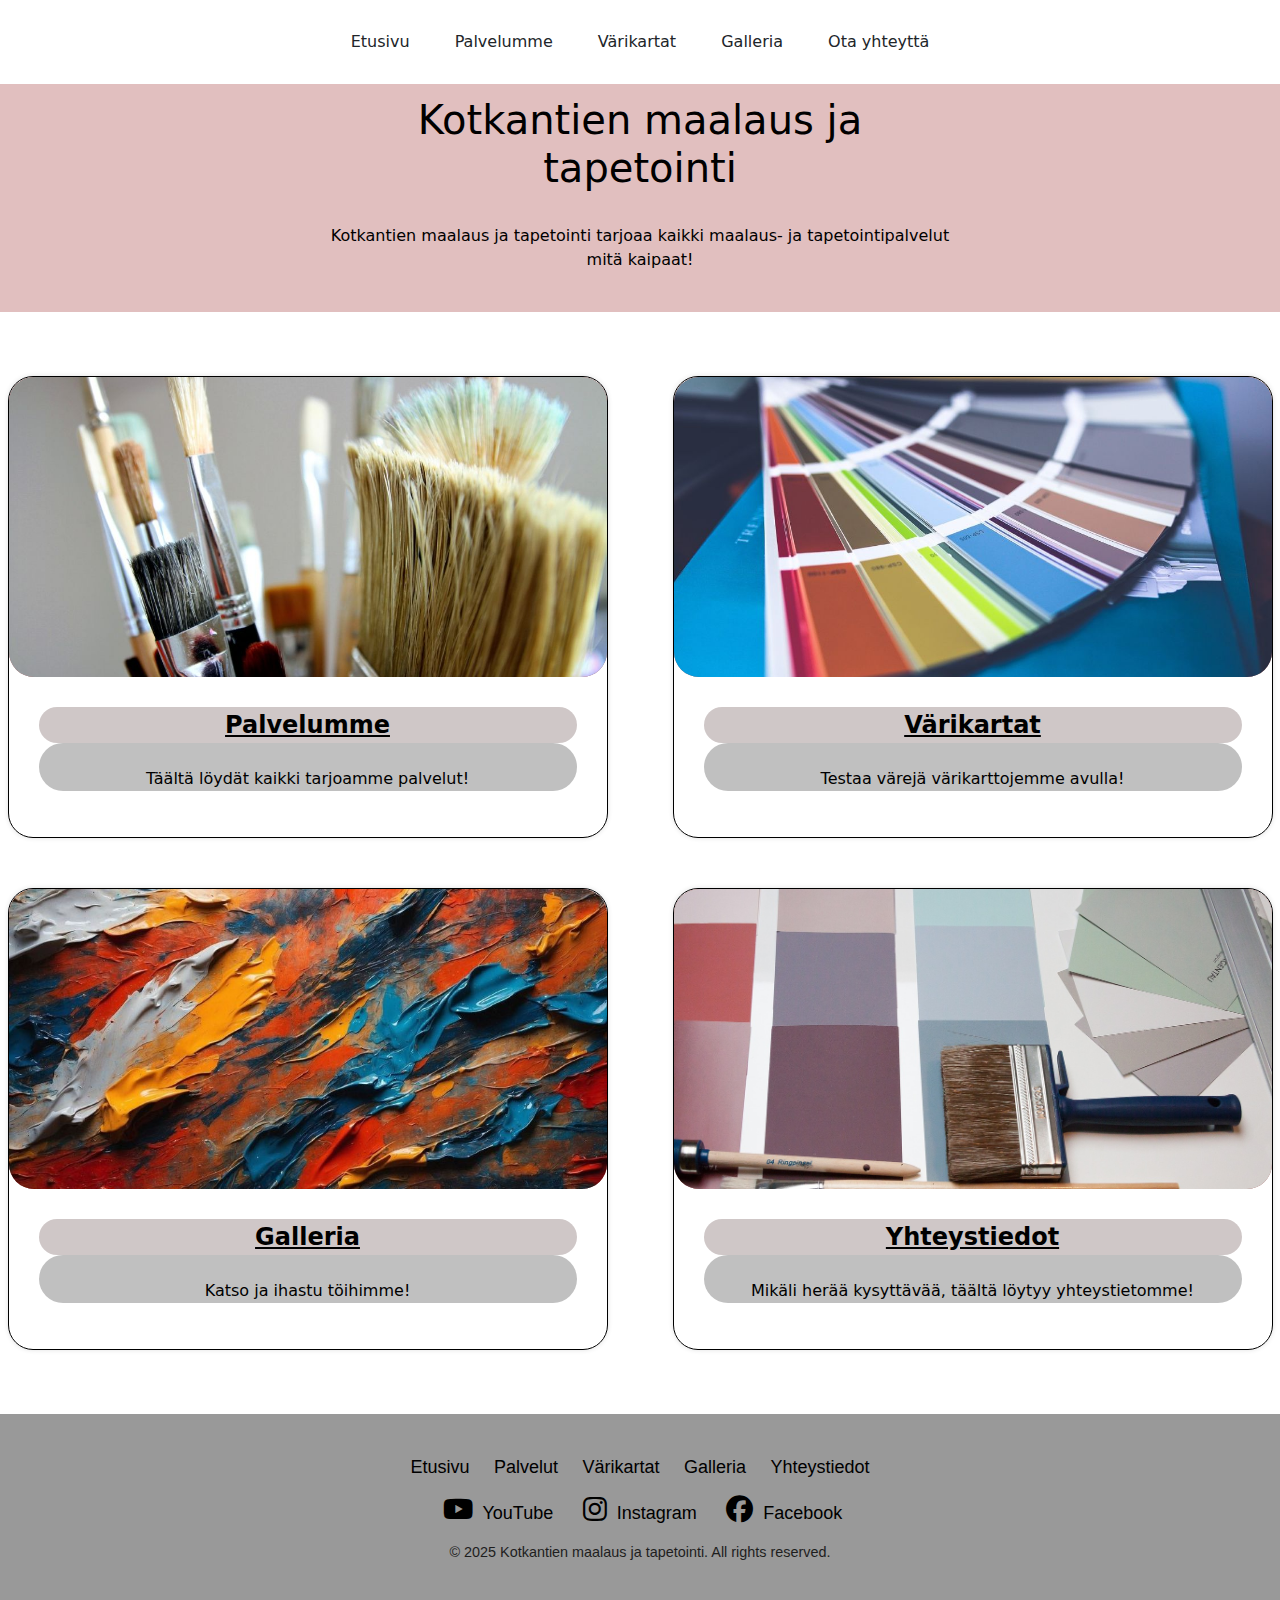
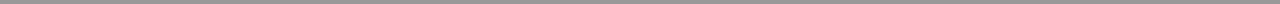
<file: index.html>
<!DOCTYPE html>
<html lang="en">

<head>
    <meta charset="UTF-8">
    <meta name="viewport" content="width=device-width, initial-scale=1.0, maximum-scale=1.0, user-scalable=no">
    <meta name="author" content="Kotkantien maalaus ja tapetointi">
    <meta name="description" content="Kotkantien maalaus ja tapetointi">
    <link rel="stylesheet" href="CSS/style2.css">
    <link rel="stylesheet" href="CSS/responsive.css">
    <title>Kotkantien maalaus ja tapetointi</title>
    <link href="https://cdn.jsdelivr.net/npm/bootstrap@5.3.3/dist/css/bootstrap.min.css" rel="stylesheet"> <!-- Bootstrapin CSS -->
    <script src="https://cdn.jsdelivr.net/npm/bootstrap@5.3.3/dist/js/bootstrap.bundle.min.js"></script> <!-- Bootstrapin JS -->
    <link rel="stylesheet" href="https://cdnjs.cloudflare.com/ajax/libs/font-awesome/6.5.1/css/all.min.css"> <!-- Font Awesome ikoneita varten -->
</head>

<body>          
    <header>
        <nav> <!-- Tässä on navigointipalkki, joka on samanlainen jokaisella sivulla -->
            <nav class="my-navbar">
            <ul class="nav_links">               
                <li><a href="index.html">Etusivu</a></li>
                <li><a href="palvelut.html">Palvelumme</a></li>
                <li><a href="kartat.html">Värikartat</a></li>
                <li><a href="galleria.html">Galleria</a></li>
                <li><a href="yhteys.html">Ota yhteyttä</a></li>
            </ul>
        </nav>
        
    </header>
        
    <div class="main-content">
        
        <div class="half-header"> <!--Tässä on half-headeri, joka on samanlainen jokaisella sivulla-->
            <br><br><br><br>
            <h1 class="half-header-text">Kotkantien maalaus ja tapetointi</h1>
            <br>
            <p class="half-header-text">Kotkantien maalaus ja tapetointi tarjoaa kaikki maalaus- ja tapetointipalvelut mitä kaipaat!</p>
            <br>
        </div>
        

        <!-- Tästä alkaa artikkelit -->
        <div class="artikkeli-grid">


            <div class="artikkeli-box"> <!--Ensimmäinen laatikko-->
                <div class="artikkeli-img">
                    <a href="palvelut.html">
                    <img src="kuvat/brush-2725695_1280.jpg" alt="pensselit">
                    </a>
                </div>
                <div class="artikkeli-text">
                    <a href="palvelut.html" class="artikkeli-title">Palvelumme</a>
                    <p><br>Täältä löydät kaikki tarjoamme palvelut!</p>
                    
                </div>
            </div>

            <div class="artikkeli-box"> <!--Toinen laatikko-->
                <div class="artikkeli-img">
                    <a href="kartat.html">
                    <img src="kuvat/color-791622_1280.jpg" alt="pensselit">
                    </a>
                </div>
                <div class="artikkeli-text">
                    <a href="kartat.html" class="artikkeli-title">Värikartat</a>
                    <p><br>Testaa värejä värikarttojemme avulla!</p>
                    
                </div>
            </div>

            <div class="artikkeli-box"> <!--Kolmas laatikko-->
                <div class="artikkeli-img">
                    <a href="galleria.html">
                    <img src="kuvat/paint-8852741_1280.jpg" alt="telat">
                    </a>
                </div>
                <div class="artikkeli-text">
                    <a href="galleria.html" class="artikkeli-title">Galleria</a>
                    <p><br>Katso ja ihastu töihimme!</p>
                    
                </div>
            </div>

            <div class="artikkeli-box"> <!--Neljäs laatikko-->
                <div class="artikkeli-img">
                    <a href="yhteys.html">
                    <img src="kuvat/color-samples-1984230_1280.jpg" alt="telat">
                    </a>
                </div>
                <div class="artikkeli-text">
                    <a href="yhteys.html" class="artikkeli-title">Yhteystiedot</a>
                    <p><br>Mikäli herää kysyttävää, täältä löytyy yhteystietomme!</p>
                </div>
            </div>

        </div>

    </div>


    <footer class="footer">
      <div class="wave"></div>
      <div class="footer-content">
        <div class="footer-section footer-links">
          <a href="index.html">Etusivu</a>
          <a href="palvelut.html">Palvelut</a>
          <a href="kartat.html">Värikartat</a>
          <a href="galleria.html">Galleria</a>
          <a href="yhteys.html">Yhteystiedot</a>
        </div>
        <div class="footer-section footer-socials">
          <a href="https://www.youtube.com/" target="_blank"><i class="fab fa-youtube"></i> YouTube</a>
          <a href="https://www.instagram.com/" target="_blank"><i class="fab fa-instagram"></i> Instagram</a>
          <a href="https://www.facebook.com/" target="_blank"><i class="fab fa-facebook"></i> Facebook</a>
        </div>
        <div class="footer-copy">
          © 2025 Kotkantien maalaus ja tapetointi. All rights reserved.
        </div>
      </div>
    </footer>
    <script src="JS/mobile-nav.js"></script>
</body>

</html>
</file>
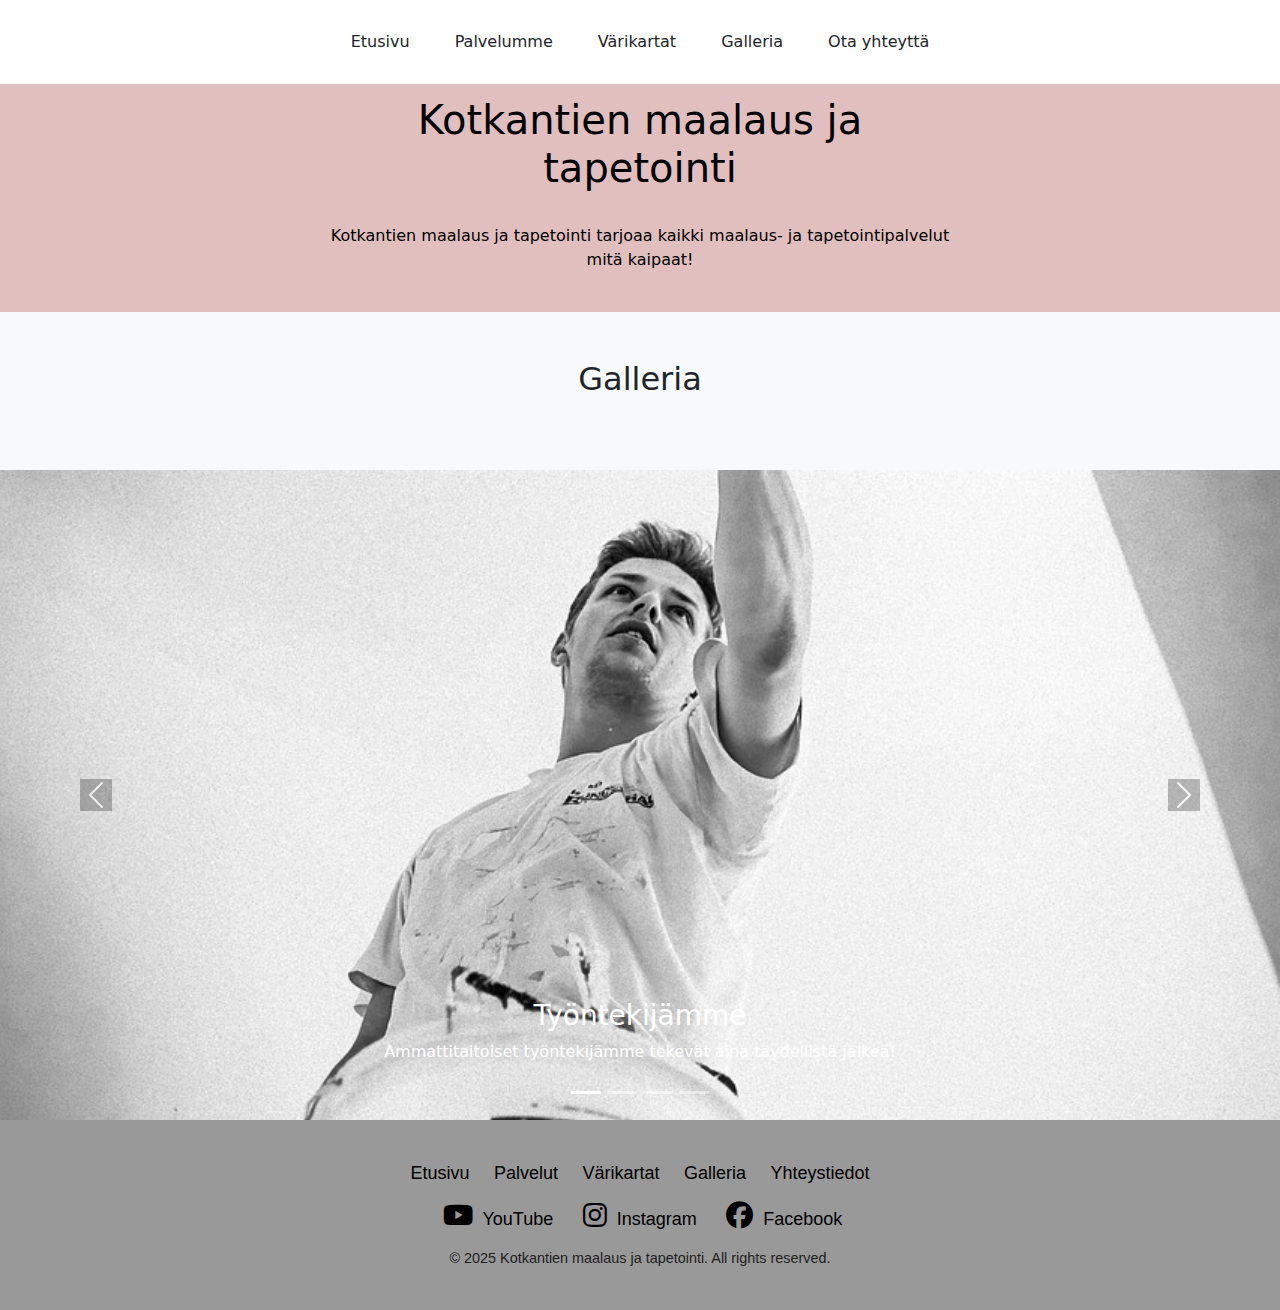
<file: galleria.html>
<!DOCTYPE html>
<html lang="en">

<head>
    <meta charset="UTF-8">
    <meta name="viewport" content="width=device-width, initial-scale=1.0, maximum-scale=1.0, user-scalable=no">
    <meta name="author" content="Kotkantien maalaus ja tapetointi">
    <meta name="description" content="Kotkantien maalaus ja tapetointi">
    <link rel="stylesheet" href="CSS/style2.css">
    <link rel="stylesheet" href="CSS/responsive.css">
    <title>Kotkantien maalaus ja tapetointi</title>
    <link href="https://cdn.jsdelivr.net/npm/bootstrap@5.3.3/dist/css/bootstrap.min.css" rel="stylesheet">
    <script src="https://cdn.jsdelivr.net/npm/bootstrap@5.3.3/dist/js/bootstrap.bundle.min.js"></script>
    <link rel="stylesheet" href="https://cdnjs.cloudflare.com/ajax/libs/font-awesome/6.5.1/css/all.min.css"> <!-- Font Awesome ikoneita varten -->

</head>

<body>
    <header>
        <nav> <!-- Tässä on navigointipalkki, joka on samanlainen jokaisella sivulla -->
            <nav class="my-navbar">
            <ul class="nav_links">               
                <li><a href="index.html">Etusivu</a></li>
                <li><a href="palvelut.html">Palvelumme</a></li>
                <li><a href="kartat.html">Värikartat</a></li>
                <li><a href="galleria.html">Galleria</a></li>
                <li><a href="yhteys.html">Ota yhteyttä</a></li>
            </ul>
        </nav>
       
    </header>
        

    <div class="main-content">
        
        <div class="half-header"> <!--Tässä on half-headeri, joka on samanlainen jokaisella sivulla-->
            <br><br><br><br>
            <h1 class="half-header-text">Kotkantien maalaus ja tapetointi</h1>
            <br>
            <p class="half-header-text">Kotkantien maalaus ja tapetointi tarjoaa kaikki maalaus- ja tapetointipalvelut mitä kaipaat!</p>
            <br>
        </div>

        <section class="bg-light py-5">
          <div class="container">
            <h2 class="text-center mb-5">Galleria</h2>
            <div class="row g-4">
            </div>
          </div>
        </section>

        <div id="demo" class="carousel slide carousel-fade" data-bs-ride="carousel">
            <!-- Indikaattorit/dotit -->
            <div class="carousel-indicators">
              <button type="button" data-bs-target="#demo" data-bs-slide-to="0" class="active"></button>
              <button type="button" data-bs-target="#demo" data-bs-slide-to="1"></button>
              <button type="button" data-bs-target="#demo" data-bs-slide-to="2"></button>
              <button type="button" data-bs-target="#demo" data-bs-slide-to="3"></button>
              <!-- Tänne uusia painikkeita jokaiselle lisäkuvalle -->
            </div>
            
            <!-- Karuselli -->
            <div class="carousel-inner">
              <div class="carousel-item active">
                <img src="kuvat/man-7469738_1280.jpg" alt="Mies" class="d-block w-100">
                <div class="carousel-caption">
                    <h3>Työntekijämme</h3>
                    <p>Ammattitaitoiset työntekijämme tekevät aina täydellistä jälkeä!</p>
                </div>
              </div>
              <div class="carousel-item">
                <img src="kuvat/paint-1303168_1280.jpg" alt="Pensseli" class="d-block w-100">
                <div class="carousel-caption">
                    <h3>Materiaalit</h3>
                    <p>Valikoimastamme löydät pelit ja vermeet joka lähtöön!</p>
                </div>
              </div>
              <div class="carousel-item">
                <img src="kuvat/renovate-3293498_1280.jpg" alt="Remppa" class="d-block w-100">
                <div class="carousel-caption">
                    <h3>Työntekijämme</h3>
                    <p>Ammattitaitoiset työntekijämme tekevät aina täydellistä jälkeä!</p>
                </div>
              </div>
              <div class="carousel-item">
                <img src="kuvat/pexels-pixabay-159045.jpg" alt="Värit" class="d-block w-100">
                <div class="carousel-caption">
                    <h3>Materiaalit</h3>
                    <p>Valikoimastamme löydät pelit ja vermeet joka lähtöön!</p>
                </div>
              </div>
              <!-- Tähän voi lisätä tänne lisää kuvia -->
            </div>
            
            <!-- Kontrollit/ikonit -->
            <button class="carousel-control-prev" type="button" data-bs-target="#demo" data-bs-slide="prev">
              <span class="carousel-control-prev-icon"></span>
            </button>
            <button class="carousel-control-next" type="button" data-bs-target="#demo" data-bs-slide="next">
              <span class="carousel-control-next-icon"></span>
            </button>
          </div>
    
          <footer class="footer">
            <div class="wave"></div>
            <div class="footer-content">
              <div class="footer-section footer-links">
                <a href="index.html">Etusivu</a>
                <a href="palvelut.html">Palvelut</a>
                <a href="kartat.html">Värikartat</a>
                <a href="galleria.html">Galleria</a>
                <a href="yhteys.html">Yhteystiedot</a>
              </div>
              <div class="footer-section footer-socials">
                <a href="https://www.youtube.com/" target="_blank"><i class="fab fa-youtube"></i> YouTube</a>
                <a href="https://www.instagram.com/" target="_blank"><i class="fab fa-instagram"></i> Instagram</a>
                <a href="https://www.facebook.com/" target="_blank"><i class="fab fa-facebook"></i> Facebook</a>
              </div>
              <div class="footer-copy">
                © 2025 Kotkantien maalaus ja tapetointi. All rights reserved.
              </div>
            </div>
          </footer>
          <script src="JS/mobile-nav.js"></script>
</body>
</html>
</file>
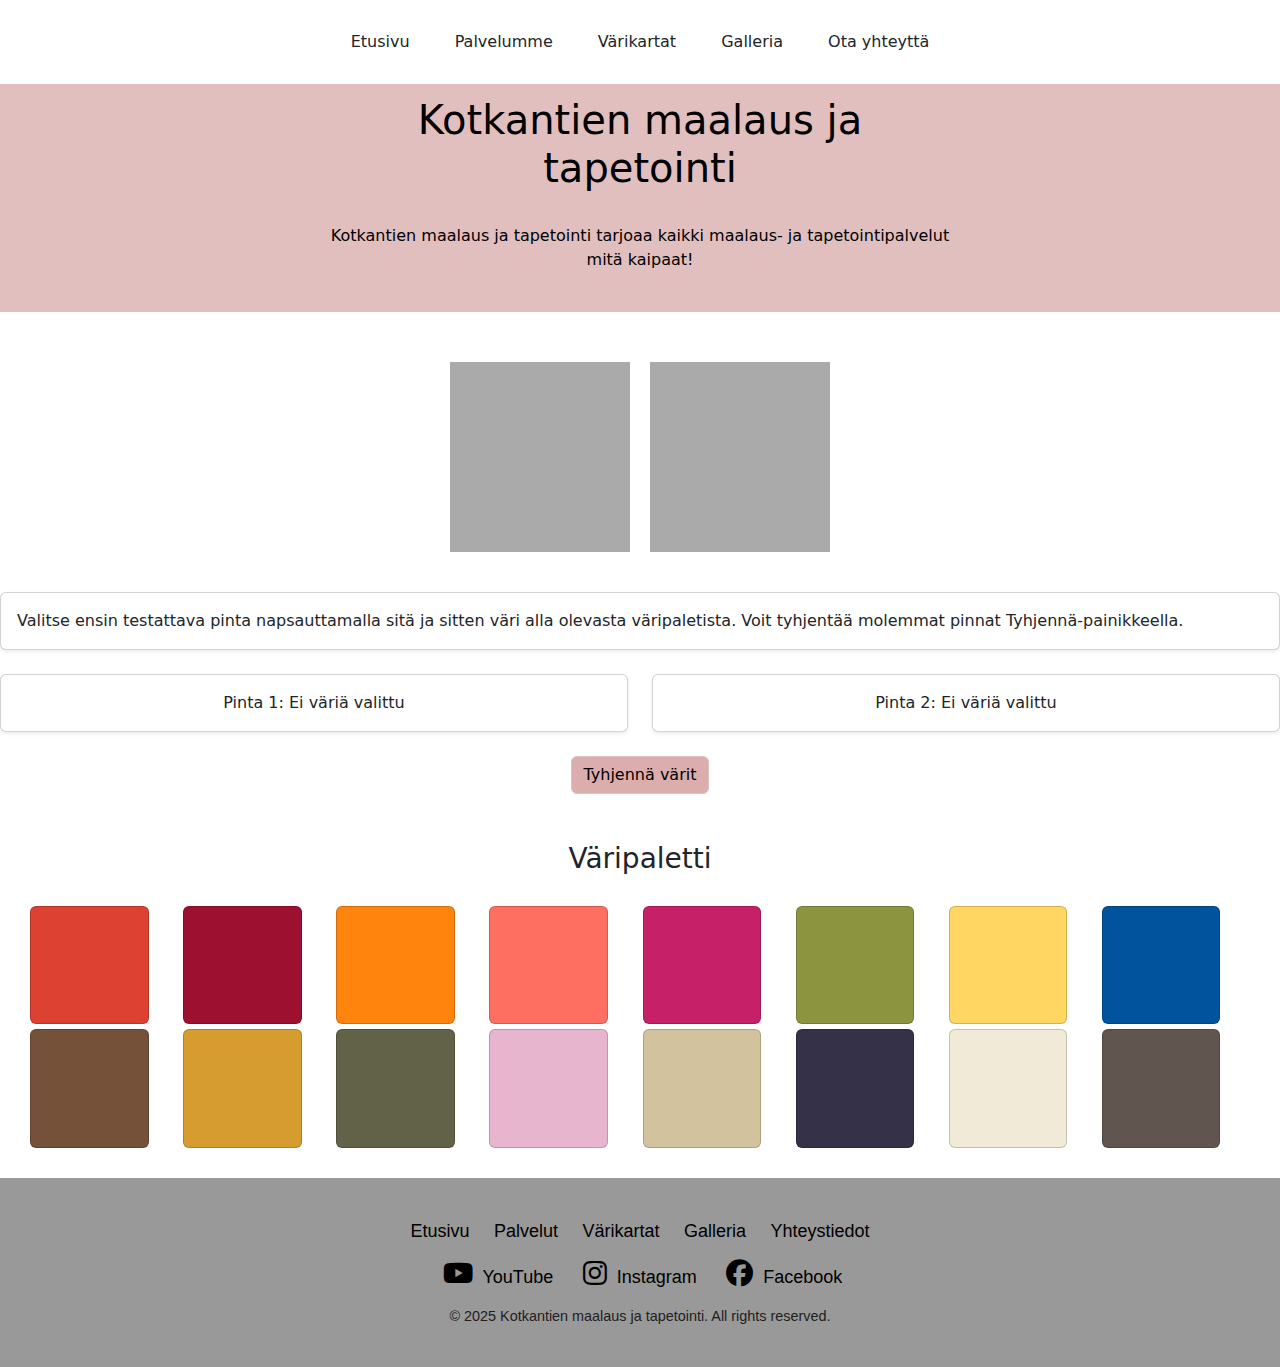
<file: kartat.html>
<!DOCTYPE html>
<html lang="fi">

<head>
    <meta charset="UTF-8">
    <meta name="viewport" content="width=device-width, initial-scale=1.0, maximum-scale=1.0, user-scalable=no">
    <meta name="author" content="Kotkantien maalaus ja tapetointi">
    <meta name="description" content="Kotkantien maalaus ja tapetointi - Värien testaus">
    <link rel="stylesheet" href="CSS/style2.css">
    <link rel="stylesheet" href="CSS/responsive.css">
    <title>Värien testaus - Kotkantien maalaus ja tapetointi</title>
    <link href="https://cdn.jsdelivr.net/npm/bootstrap@5.3.3/dist/css/bootstrap.min.css" rel="stylesheet"> <!-- Bootstrapin CSS -->
    <script src="https://cdn.jsdelivr.net/npm/bootstrap@5.3.3/dist/js/bootstrap.bundle.min.js"></script> <!-- Bootstrapin JS -->
    <link rel="stylesheet" href="https://cdnjs.cloudflare.com/ajax/libs/font-awesome/6.5.1/css/all.min.css"> <!-- Font Awesome ikoneita varten -->
</head>

<body>
    <header>
        <nav> <!-- Tässä on navigointipalkki, joka on samanlainen jokaisella sivulla -->
            <nav class="my-navbar">
            <ul class="nav_links">               
                <li><a href="index.html">Etusivu</a></li>
                <li><a href="palvelut.html">Palvelumme</a></li>
                <li><a href="kartat.html">Värikartat</a></li>
                <li><a href="galleria.html">Galleria</a></li>
                <li><a href="yhteys.html">Ota yhteyttä</a></li>
            </ul>
        </nav>
        
    </header>
        
    <div class="main-content">
        
        <div class="half-header"> <!--Tässä on half-headeri, joka on samanlainen jokaisella sivulla-->
            <br><br><br><br>
            <h1 class="half-header-text">Kotkantien maalaus ja tapetointi</h1>
            <br>
            <p class="half-header-text">Kotkantien maalaus ja tapetointi tarjoaa kaikki maalaus- ja tapetointipalvelut mitä kaipaat!</p>
            <br>
        </div>

        <!-- Väritestausosio -->
        <div id="svg-container">
          <!-- Lisätty class="surface" SVG-elementteihin -->
          <svg id="surface1-svg" xmlns="http://www.w3.org/2000/svg" width="200" height="200" viewBox="0 0 200 200">
              <rect id="surface1" class="surface" x="10" y="10" width="180" height="180" fill="#AAAAAA" />
          </svg>
          <svg id="surface2-svg" xmlns="http://www.w3.org/2000/svg" width="200" height="200" viewBox="0 0 200 200">
              <rect id="surface2" class="surface" x="10" y="10" width="180" height="180" fill="#AAAAAA" />
          </svg>
      </div>
      
      <div class="instructions card shadow-sm mb-4">
          <div class="card-body">
              <p class="mb-0">Valitse ensin testattava pinta napsauttamalla sitä ja sitten väri alla olevasta väripaletista. 
              Voit tyhjentää molemmat pinnat Tyhjennä-painikkeella.</p>
          </div>
      </div>
      
      <div class="row mb-4">
          <div class="col-md-6 mb-3 mb-md-0">
              <div class="card shadow-sm" id="surface1-info">
                  <div class="card-body text-center">
                      Pinta 1: Ei väriä valittu
                  </div>
              </div>
          </div>
          <div class="col-md-6">
              <div class="card shadow-sm" id="surface2-info">
                  <div class="card-body text-center">
                      Pinta 2: Ei väriä valittu
                  </div>
              </div>
          </div>
      </div>
      
      <div class="text-center mb-5">
          <button id="reset-colors" class="btn btn-primary">Tyhjennä värit</button>
      </div>
      
      <h3 class="text-center mb-4">Väripaletti</h3>
      <div class="color-palette" id="color-palette">
          <!-- Väripaletit lisätään JavaScriptillä -->
      </div>
        
        <footer class="footer">
          <div class="wave"></div>
          <div class="footer-content">
            <div class="footer-section footer-links">
              <a href="index.html">Etusivu</a>
              <a href="palvelut.html">Palvelut</a>
              <a href="kartat.html">Värikartat</a>
              <a href="galleria.html">Galleria</a>
              <a href="yhteys.html">Yhteystiedot</a>
            </div>
            <div class="footer-section footer-socials">
              <a href="https://www.youtube.com/" target="_blank"><i class="fab fa-youtube"></i> YouTube</a>
              <a href="https://www.instagram.com/" target="_blank"><i class="fab fa-instagram"></i> Instagram</a>
              <a href="https://www.facebook.com/" target="_blank"><i class="fab fa-facebook"></i> Facebook</a>
            </div>
            <div class="footer-copy">
              © 2025 Kotkantien maalaus ja tapetointi. All rights reserved.
            </div>
          </div>
        </footer>
    </div>
    
    <!-- jQuery-kirjasto -->
    <script src="https://cdnjs.cloudflare.com/ajax/libs/jquery/3.6.0/jquery.min.js"></script>
    <!-- Linkitetään ensin jQuery-skripti -->
    <script src="JS/jquery-script.js"></script>
    <!-- Linkitetään sitten JavaScript-skripti -->
    <script src="JS/script.js"></script>
    <script src="JS/mobile-nav.js"></script>
</body>

</html>
</file>
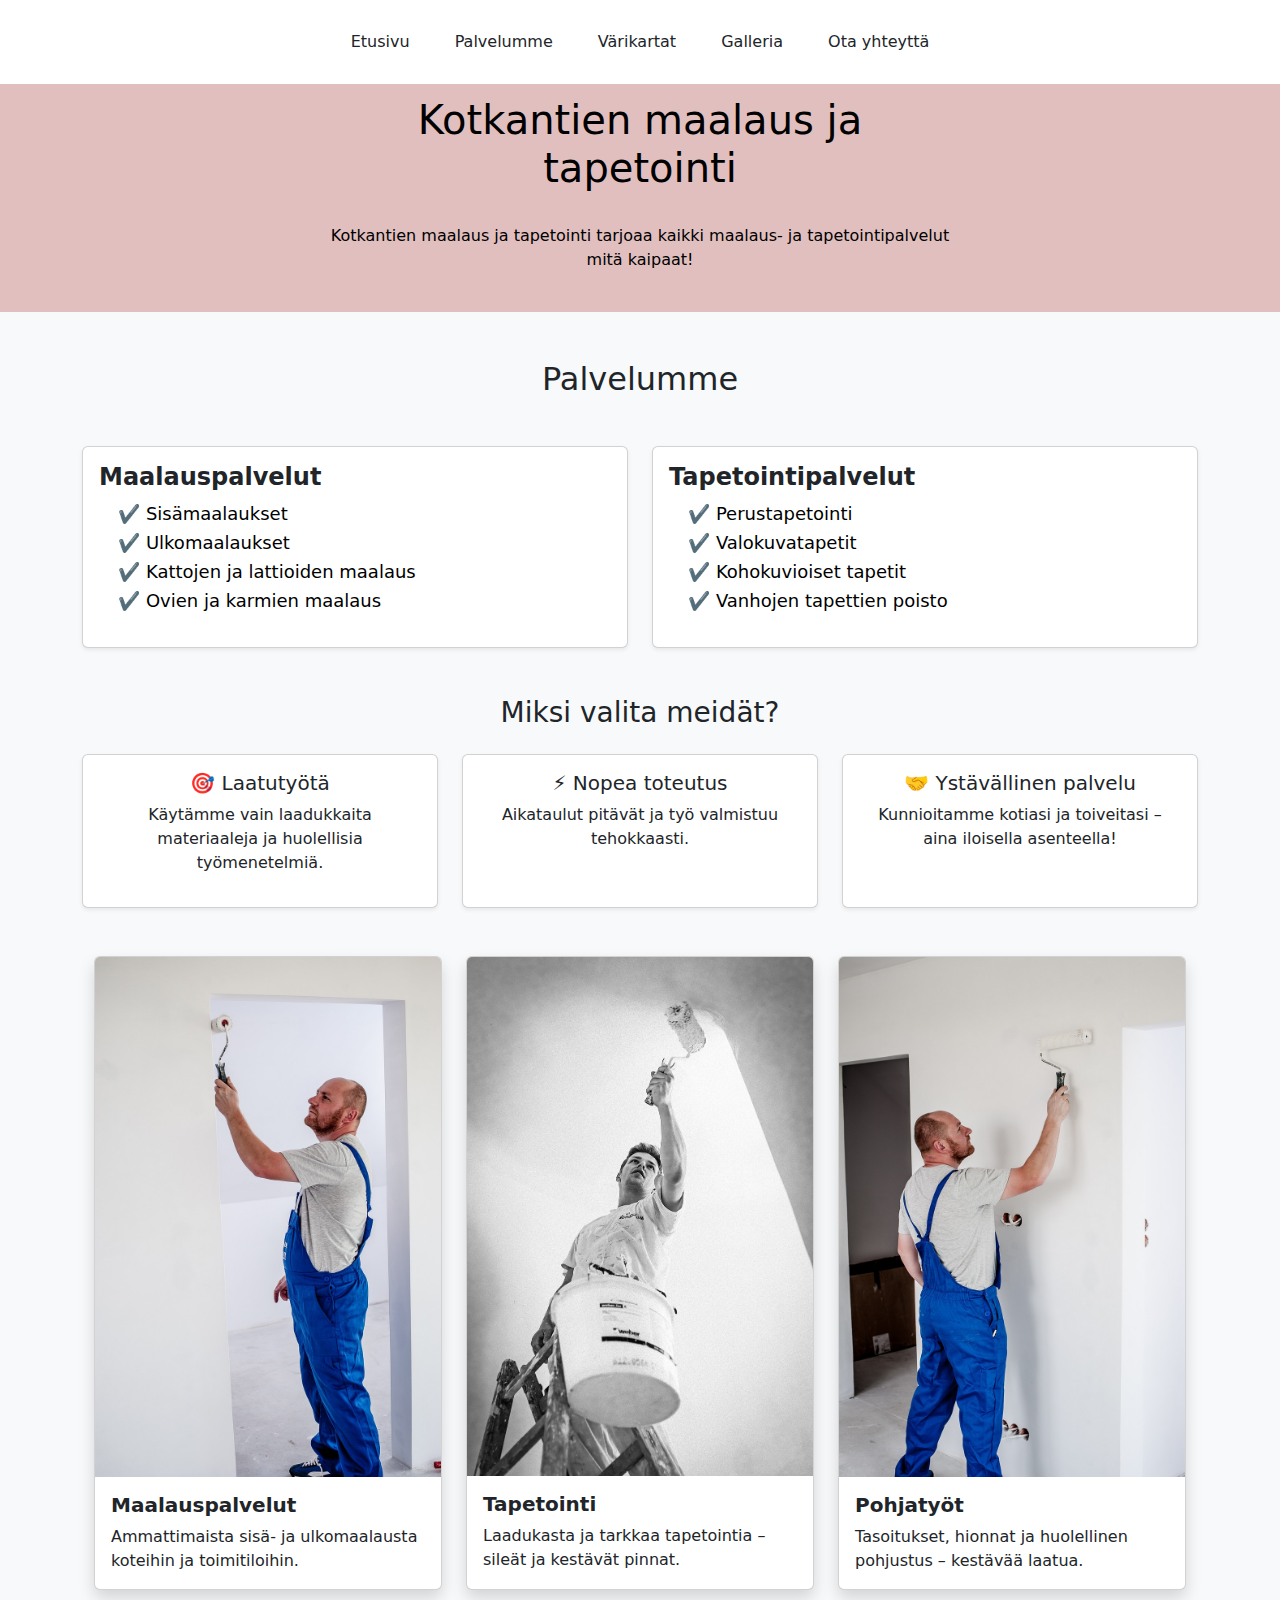
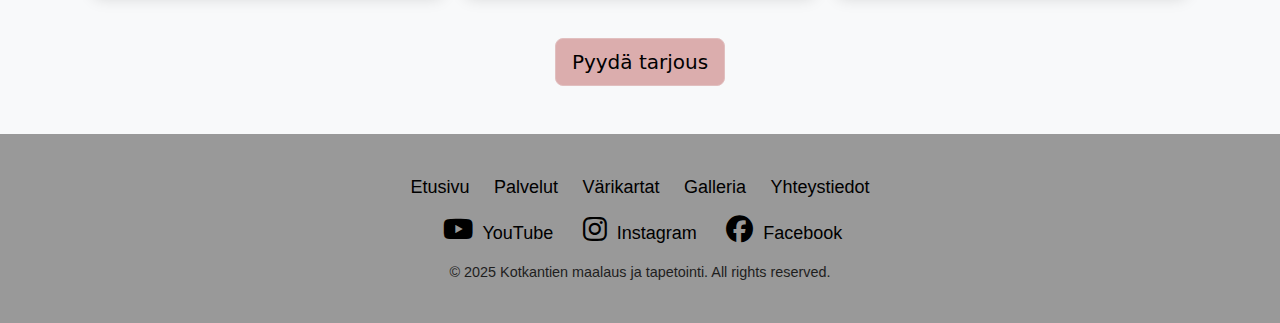
<file: palvelut.html>
<!DOCTYPE html>
<html lang="en">

<head>
    <meta charset="UTF-8">
    <meta name="viewport" content="width=device-width, initial-scale=1.0">
    <meta name="author" content="Kotkantien maalaus ja tapetointi">
    <meta name="description" content="Kotkantien maalaus ja tapetointi">
    <link rel="stylesheet" href="CSS/style2.css">
    <title>Kotkantien maalaus ja tapetointi</title>
    <link href="https://cdn.jsdelivr.net/npm/bootstrap@5.3.3/dist/css/bootstrap.min.css" rel="stylesheet"> <!-- Bootstrapin CSS -->
    <script src="https://cdn.jsdelivr.net/npm/bootstrap@5.3.3/dist/js/bootstrap.bundle.min.js"></script> <!-- Bootstrapin JS -->
    <link rel="stylesheet" href="https://cdnjs.cloudflare.com/ajax/libs/font-awesome/6.5.1/css/all.min.css"> <!-- Font Awesome ikoneita varten -->
</head>

<body>
    <header>
        <nav> <!-- Tässä on navigointipalkki, joka on samanlainen jokaisella sivulla -->
            <nav class="my-navbar">
            <ul class="nav_links">               
                <li><a href="index.html">Etusivu</a></li>
                <li><a href="palvelut.html">Palvelumme</a></li>
                <li><a href="kartat.html">Värikartat</a></li>
                <li><a href="galleria.html">Galleria</a></li>
                <li><a href="yhteys.html">Ota yhteyttä</a></li>
            </ul>
        </nav>
        
    </header>
        
    <div class="main-content">
        
        <div class="half-header"> <!--Tässä on half-headeri, joka on samanlainen jokaisella sivulla-->
            <br><br><br><br>
            <h1 class="half-header-text">Kotkantien maalaus ja tapetointi</h1>
            <br>
            <p class="half-header-text">Kotkantien maalaus ja tapetointi tarjoaa kaikki maalaus- ja tapetointipalvelut mitä kaipaat!</p>
            <br>
        </div>

        <!-- Palvelut, tarjous, kuvia  -->
        <section class="bg-light py-5">
            <div class="container">
              <h2 class="text-center mb-5">Palvelumme</h2>
              <div class="row g-4">

                <!-- Maalauspalvelut -->
                <div class="col-md-6">
                  <div class="card shadow-sm h-100">
                    <div class="card-body">
                      <h4 class="card-title">Maalauspalvelut</h4>
                      <ul class="list-unstyled">
                        <li>✔️ Sisämaalaukset</li>
                        <li>✔️ Ulkomaalaukset</li>
                        <li>✔️ Kattojen ja lattioiden maalaus</li>
                        <li>✔️ Ovien ja karmien maalaus</li>
                      </ul>
                    </div>
                  </div>
                </div>
          
                <!-- Tapetointipalvelut -->
                <div class="col-md-6">
                  <div class="card shadow-sm h-100">
                    <div class="card-body">
                      <h4 class="card-title">Tapetointipalvelut</h4>
                      <ul class="list-unstyled">
                        <li>✔️ Perustapetointi</li>
                        <li>✔️ Valokuvatapetit</li>
                        <li>✔️ Kohokuvioiset tapetit</li>
                        <li>✔️ Vanhojen tapettien poisto</li>
                      </ul>
                    </div>
                  </div>
                </div>
              </div>
          
              <!-- Miksi valita meidät -osio -->
              <div class="row text-center mt-5">
                <h3 class="mb-4">Miksi valita meidät?</h3>
                <div class="col-md-4">
                  <div class="card p-3 shadow-sm h-100">
                    <h5>🎯 Laatutyötä</h5>
                    <p>Käytämme vain laadukkaita materiaaleja ja huolellisia työmenetelmiä.</p>
                  </div>
                </div>
                <div class="col-md-4">
                  <div class="card p-3 shadow-sm h-100">
                    <h5>⚡ Nopea toteutus</h5>
                    <p>Aikataulut pitävät ja työ valmistuu tehokkaasti.</p>
                  </div>
                </div>
                <div class="col-md-4">
                  <div class="card p-3 shadow-sm h-100">
                    <h5>🤝 Ystävällinen palvelu</h5>
                    <p>Kunnioitamme kotiasi ja toiveitasi – aina iloisella asenteella!</p>
                  </div>
                </div>
              </div>

            <div class="container mt-5">
                <div class="row g-4">
                  <!-- Kuvia palveluista -->
                  <div class="col-md-4">
                    <div class="card h-100 shadow">
                      <img src="kuvat/painter-2751665_1280.jpg" class="card-img-top" alt="Maalauspalvelut">
                      <div class="card-body">
                        <h5 class="card-title">Maalauspalvelut</h5>
                        <p class="card-text">Ammattimaista sisä- ja ulkomaalausta koteihin ja toimitiloihin.</p>
                      </div>
                    </div>
                  </div>
              
                  <div class="col-md-4">
                    <div class="card h-100 shadow">
                      <img src="kuvat/man-7469738_1280.jpg" class="card-img-top" alt="Tapetointi">
                      <div class="card-body">
                        <h5 class="card-title">Tapetointi</h5>
                        <p class="card-text">Laadukasta ja tarkkaa tapetointia – sileät ja kestävät pinnat.</p>
                      </div>
                    </div>
                  </div>
              
                  <div class="col-md-4">
                    <div class="card h-100 shadow">
                      <img src="kuvat/painter-2751666_1280.jpg" class="card-img-top" alt="Pohjatyöt">
                      <div class="card-body">
                        <h5 class="card-title">Pohjatyöt</h5>
                        <p class="card-text">Tasoitukset, hionnat ja huolellinen pohjustus – kestävää laatua.</p>
                      </div>
                    </div>
                  </div>
              
                </div>
              </div>
              
             <!-- Tarjous  -->
             <div class="text-center mt-5">
             <a href="yhteys.html" class="btn btn-primary btn-lg">Pyydä tarjous</a>
            </div>
            </div>
          </section>
          

            <footer class="footer">
              <div class="wave"></div>
              <div class="footer-content">
                <div class="footer-section footer-links">
                  <a href="index.html">Etusivu</a>
                  <a href="palvelut.html">Palvelut</a>
                  <a href="kartat.html">Värikartat</a>
                  <a href="galleria.html">Galleria</a>
                  <a href="yhteys.html">Yhteystiedot</a>
                </div>
                <div class="footer-section footer-socials">
                  <a href="https://www.youtube.com/" target="_blank"><i class="fab fa-youtube"></i> YouTube</a>
                  <a href="https://www.instagram.com/" target="_blank"><i class="fab fa-instagram"></i> Instagram</a>
                  <a href="https://www.facebook.com/" target="_blank"><i class="fab fa-facebook"></i> Facebook</a>
                </div>
                <div class="footer-copy">
                  © 2025 Kotkantien maalaus ja tapetointi. All rights reserved.
                </div>
              </div>
            </footer>
</body>

</html>
</file>
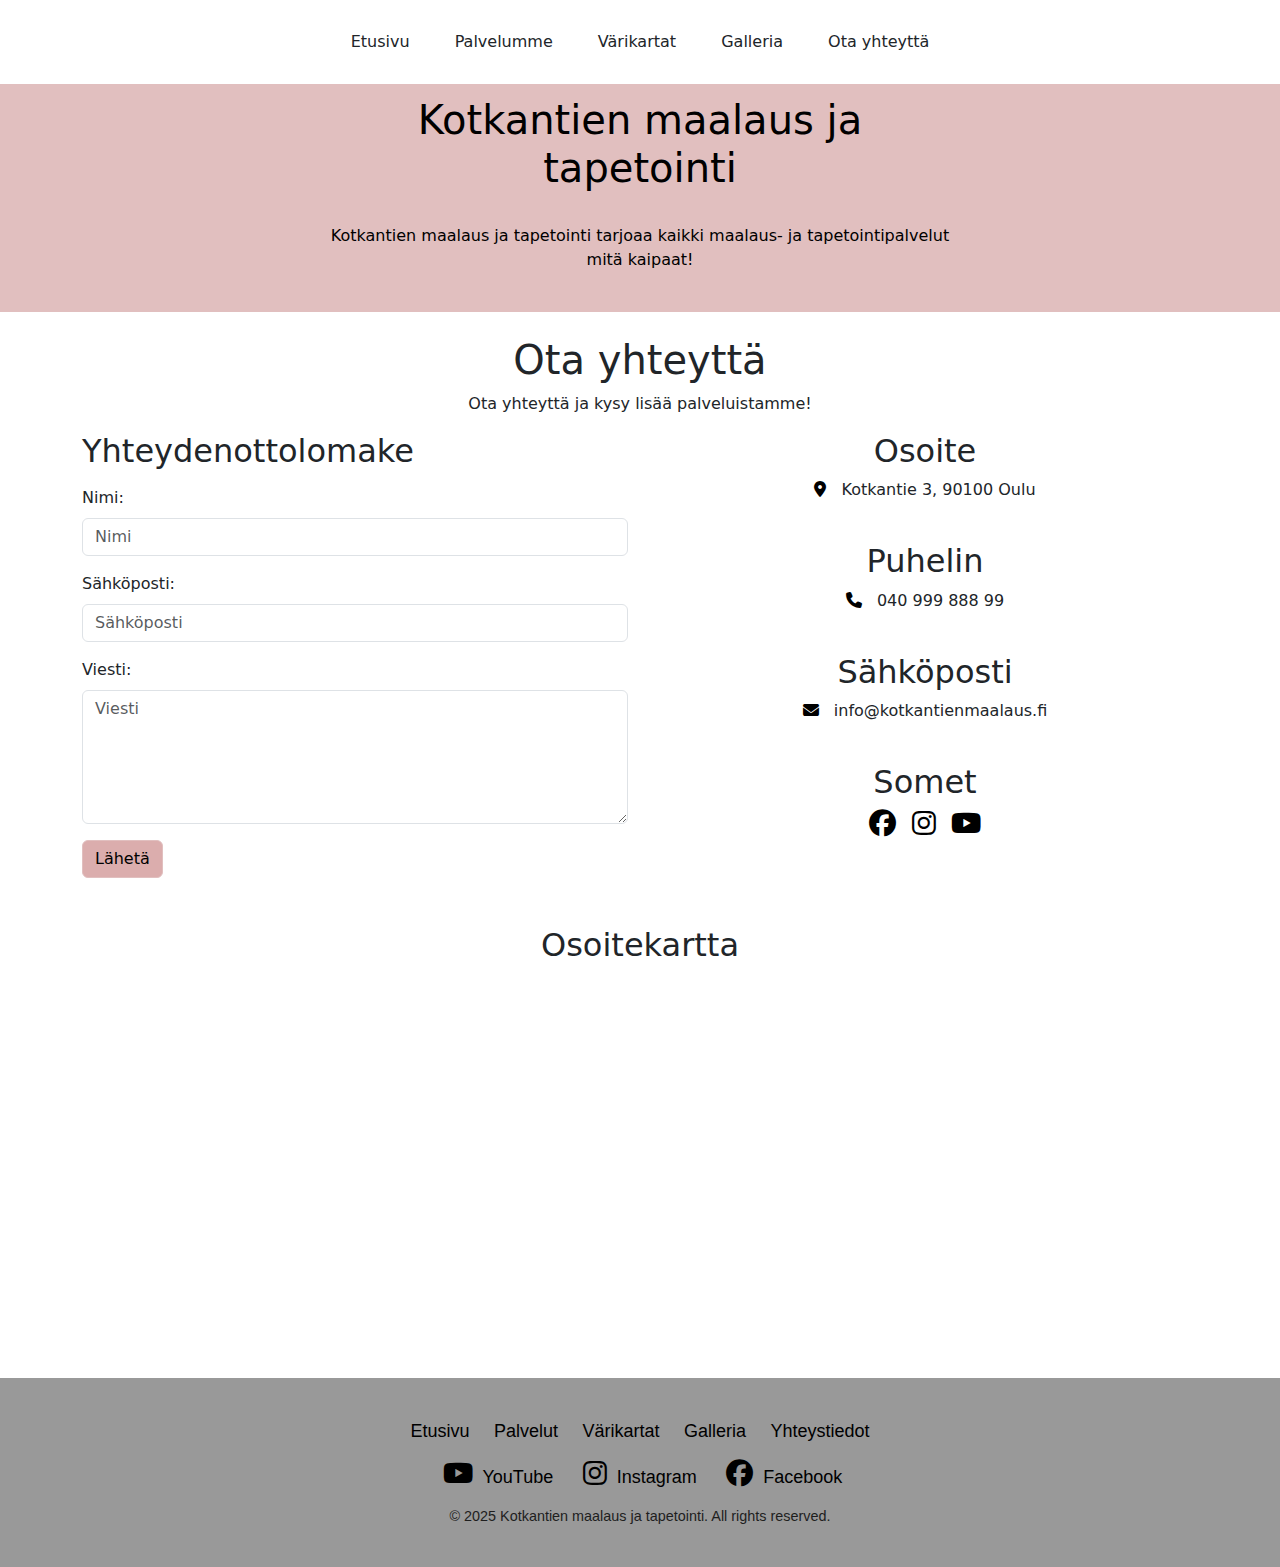
<file: yhteys.html>
<!DOCTYPE html>
<html lang="en">

<head>
  <meta charset="UTF-8">
  <meta name="viewport" content="width=device-width, initial-scale=1.0">
  <meta name="author" content="Kotkantien maalaus ja tapetointi">
  <meta name="description" content="Kotkantien maalaus ja tapetointi">
  <link rel="stylesheet" href="CSS/style2.css">
  <title>Kotkantien maalaus ja tapetointi</title>
  <link href="https://cdn.jsdelivr.net/npm/bootstrap@5.3.3/dist/css/bootstrap.min.css" rel="stylesheet">
  <script src="https://cdn.jsdelivr.net/npm/bootstrap@5.3.3/dist/js/bootstrap.bundle.min.js"></script>
  <link rel="stylesheet" href="https://cdnjs.cloudflare.com/ajax/libs/font-awesome/6.5.1/css/all.min.css">
</head>

<body>
  <header>
    <nav class="my-navbar">
      <ul class="nav_links">
        <li><a href="index.html">Etusivu</a></li>
        <li><a href="palvelut.html">Palvelumme</a></li>
        <li><a href="kartat.html">Värikartat</a></li>
        <li><a href="galleria.html">Galleria</a></li>
        <li><a href="yhteys.html">Ota yhteyttä</a></li>
      </ul>
    </nav>
  </header>

  <div class="main-content">
    <div class="half-header">
      <br><br><br><br>
      <h1 class="half-header-text">Kotkantien maalaus ja tapetointi</h1>
      <br>
      <p class="half-header-text">Kotkantien maalaus ja tapetointi tarjoaa kaikki maalaus- ja tapetointipalvelut mitä kaipaat!</p>
      <br>
    </div>

    <br>
    <h1 class="text-center">Ota yhteyttä</h1>
    <p class="text-center">Ota yhteyttä ja kysy lisää palveluistamme!</p>
    <div class="container mb-5">
      <div class="row">
        <div class="col-md-6">
          <h2>Yhteydenottolomake</h2>
          <form>
            <div class="mb-3 mt-3">
              <label for="name" class="form-label">Nimi:</label>
              <input type="text" class="form-control" id="name" placeholder="Nimi" name="name">
            </div>
            <div class="mb-3 mt-3">
              <label for="email" class="form-label">Sähköposti:</label>
              <input type="email" class="form-control" id="email" placeholder="Sähköposti" name="email">
            </div>
            <div class="mb-3 mt-3">
              <label for="message" class="form-label">Viesti:</label>
              <textarea class="form-control" id="message" rows="5" placeholder="Viesti"></textarea>
            </div>
            <button type="submit" class="btn btn-primary">Lähetä</button>
          </form>
        </div>

        <div class="col-md-6 text-center">
          <h2>Osoite</h2>
          <p><i class="fas fa-map-marker-alt"></i> Kotkantie 3, 90100 Oulu</p>
          <br>
          <h2>Puhelin</h2>
          <p><i class="fas fa-phone"></i> 040 999 888 99</p>
          <br>
          <h2>Sähköposti</h2>
          <p><i class="fas fa-envelope"></i> info@kotkantienmaalaus.fi</p>
          <br>
          <h2>Somet</h2>
          <p class="social-links">
            <a href="#"><i class="fab fa-facebook"></i></a>
            <a href="#"><i class="fab fa-instagram"></i></a>
            <a href="#"><i class="fab fa-youtube"></i></a>
            <!-- <span>@kotkantienmaalaus</span> -->
          </p>
        </div>

        <div class="col-md-12 text-center mt-5">
          <h2>Osoitekartta</h2>
          <iframe src="https://www.google.com/maps/embed?pb=!1m18!1m12!1m3!1d2244.1234567890123!2d25.123456789012345!3d65.12345678901234!2m3!1f0!2f0!3f0!3m2!1i1024!2i768!4f13.1!3m3!1m2!1s0x4687c123456789ab%3A0x123456789abcdef0!2sKotkantie%203%2C%2090100%20Oulu%2C%20Finlandia!5e0!3m2!1sfi!2sfi!4v1234567890123" width="100%" height="350" style="border:0;" allowfullscreen="" loading="lazy"></iframe>
        </div>
      </div>
    </div>
  </div>

  <footer class="footer">
    <div class="footer-content">
      <div class="footer-section footer-links">
        <a href="index.html">Etusivu</a>
        <a href="palvelut.html">Palvelut</a>
        <a href="kartat.html">Värikartat</a>
        <a href="galleria.html">Galleria</a>
        <a href="yhteys.html">Yhteystiedot</a>
      </div>
      <div class="footer-section footer-socials">
        <a href="https://www.youtube.com/" target="_blank"><i class="fab fa-youtube"></i> YouTube</a>
        <a href="https://www.instagram.com/" target="_blank"><i class="fab fa-instagram"></i> Instagram</a>
        <a href="https://www.facebook.com/" target="_blank"><i class="fab fa-facebook"></i> Facebook</a>
      </div>
      <div class="footer-copy">
        © 2025 Kotkantien maalaus ja tapetointi. All rights reserved.
      </div>
    </div>
  </footer>
</body>
</html>
</file>
<file: CSS/style2.css>
/* yleisiä määrityksiä */
* {
    margin: 0;
    padding: 0;
    box-sizing: border-box;
}

html,
body {
    height: 100%;
    background-color: rgb(255, 255, 255); /* bodyn taustaväri */
}

body {
    display: flex;
    flex-direction: column;
    font-family: "roboto", sans-serif;
}

.main-content {
    flex: 1;
}

li,
a {
    font-weight: 300;
    font-size: 18px;
    text-decoration: none;
    color: rgb(0, 0, 0);
}

header {
    display: flex;
    justify-content: center;
    padding: 30px 0%;
    position: fixed;
    width: 100%;
    background: rgb(255, 255, 255);
    z-index: 1000;
}

.my-navbar * {  /* Tämä on tärkeä, jotta navbarin linkit ja määritykset toimivat */
    all: unset;
}

.nav_links {
    list-style: none;
    background: rgb(255, 255, 255);
}

.nav_links li {
    display: inline-block;
    padding: 0px 20px;
}

.nav_links li a {
    transition: all 0.2s ease 0s;
}

.nav_links li a:hover {
    color: rgb(120, 95, 95);
}

.half-header {
    background-color: rgb(225, 191, 191);
    text-align: center;
    color: rgb(0, 0, 0);
    padding: 0 25%;
    width: 100%;
}

.half-header-text {
    background-color: transparent;
    color: rgb(0, 0, 0);
    animation: fadeIn 2s ease-out;
}

@keyframes fadeIn {
    0% { opacity: 0; transform: translateY(-20px); } /* half-headerin animaatio */
    100% { opacity: 1; transform: translateY(0); }
}

.carousel-inner img { /* Galleria-karusellin kuvien ja nappien määritykset */
    width: 100%;      
    height: 650px;    
    object-fit: cover; 
}

.carousel {
    position: relative;
}

.carousel-indicators button.active {
    background-color: white !important;
    opacity: 1;
}

.carousel-control-prev-icon,
.carousel-control-next-icon {
    background-color: rgba(0, 0, 0, 0.5);
}

.carousel-control-prev,
.carousel-control-next {
    color: rgb(0, 0, 0);
    background-color: rgba(0, 0, 0, 0.2);
}

.carousel-control-prev:hover,
.carousel-control-next:hover {
    background-color: rgba(0, 0, 0, 0.3);
}

.artikkeli-grid { /* Etusivun laatikoiden määritykset */
    display: flex;
    flex-wrap: wrap;
    justify-content: center;
    gap: 50px;
    padding: 5% 0%;
    background-size: cover;
    background-position: center;
}

.artikkeli-box { 
    align-items: stretch;
    height: 500px;
    display: flex;
    flex-direction: column;
    justify-content: space-between; 
    height: 100%; 
    width: 600px;
    border: 1px solid black;
    box-shadow: 0 0 5px 0 rgb(225, 225, 225);
    border-radius: 25px;
    background-color: rgba(255, 255, 255, 0.85);
    margin: auto;
    min-height: 400px;
    transition: all 0.5s ease-in-out; 
}

.artikkeli-img { 
    transition: transform 2s ease-in-out;
    width: 100%;
    height: auto;
    background-color: rgb(165, 90, 90);
    border-radius: 25px;
}

.artikkeli-img a:hover img {
    transform: scale(1.05); /* Pieni zoomaus hoverilla */
    transition: transform 0.7s ease-in-out; /* Hoverin aika */ 
    filter: grayscale(80%); /* Harmaasävy hoverilla */
    
}

.artikkeli-img img { /* Etusivun laatikoiden kuvien määritykset jatkuu */
    width: 100%;
    height: 300px;
    object-fit: cover;
    object-position: center;
    background-color: gray;
    border-radius: 25px;
}

.artikkeli-text {
    min-height: 120px; /* Säädä tarvittaessa */
    padding: 30px;
    display: flex;
    flex-direction: column;
    border-radius: 25px;
    flex-grow: 1; /* Tekstiosa venyy tasaisesti */
}

.artikkeli-text .artikkeli-title {
    font-size: 1.5rem;
    font-weight: 700;
    color: black;
    background-color: rgb(207, 199, 199);
    text-align: center;
    border-radius: 25px;
}

.artikkeli-text .artikkeli-title:hover {
    color: rgb(135, 96, 96);
    transition: all ease 0.2s;
}

.artikkeli-text p {
    background-color: rgb(192, 192, 192);
    color: black;
    text-align: center;
    border-radius: 25px;
}

.fa-map-marker-alt, .fa-phone, .fa-envelope, .fab { /* Font Awesome -ikoneiden määritykset yhteydeottosivulla */
    margin-right: 10px;
    color: black;
}

.fab {
    font-size: 1.5em;
    margin: 0 5px;
}

/* Sosiaalisen median ikonien linkit */
.social-links a {
    text-decoration: none;
    color: #007bff;
    transition: color 0.3s;
}

.social-links a:hover {
    color: #0056b3;
}

.card ul { /* korttien määrityksiä */
    color: #212529;
    font-size: 1rem;
    line-height: 1.6;
    margin-left: 1.2rem;
}

.card {
    transition: transform 0.3s ease, box-shadow 0.3s ease;
    /*max-width: 400px;*/
    
}

.card:hover {
    transform: translateY(-5px);
    box-shadow: 0 8px 20px rgba(0, 0, 0, 0.2);
}

.card-title {
    font-weight: bold;
    color: #1e3a5f;
}

.btn.btn-primary {
    background-color: rgb(219, 173, 173);
    border-color: rgb(225, 191, 191);
    color: black;
}
  
.btn.btn-primary:hover {
    background-color: rgb(135, 96, 96);
    border-color: rgb(135, 96, 96);
}
  /* Footerin tyylit */
.footer {
    background-color: #999999;
    color: white;
    padding: 40px 20px;
    text-align: center;
    font-family: "roboto", sans-serif;
}
  
.footer-content {
    width: 100%;
    margin: 0 auto;
}
  
.footer-links,
.footer-socials {
    margin-bottom: 15px;
}
  
.footer-links a,
.footer-socials a {
    color: black;
    text-decoration: none;
    margin: 0 10px;
    
    transition: color 0.3s ease;
}
  
.footer-links a:hover,
.footer-socials a:hover {
    color: rgb(135, 96, 96);
}
  
.footer-copy {
    font-size: 0.9em;
    opacity: 0.8;
    color: black;
}

/* Väritestausosion tyylit */
.surface {
    height: 200px;
    border: 2px solid #ccc;
    border-radius: 5px;
    transition: all 0.3s;
    cursor: pointer;
}

.surface.active {
    border: 2px solid #000;
    box-shadow: 0 0 15px rgba(0,0,0,0.3);
}

.color-palette {
    display: grid;
    grid-template-columns: repeat(8, 1fr);
    gap: 5px;
    margin: 30px;
    margin-bottom: 30px;
}

.color-swatch {
    width: 80%;
    aspect-ratio: 1;
    border-radius: 5px;
    cursor: pointer;
    transition: transform 0.2s;
    border: 1px solid #ccc;
    position: relative;
}

.color-swatch:hover {
    transform: scale(1.05);
    box-shadow: 0 0 10px rgba(0,0,0,0.2);
}

.color-tooltip {
    position: absolute;
    bottom: -30px;
    left: 50%;
    transform: translateX(-50%);
    background-color: #333;
    color: white;
    padding: 5px;
    border-radius: 3px;
    font-size: 12px;
    opacity: 0;
    transition: opacity 0.3s;
    pointer-events: none;
    z-index: 10;
    white-space: nowrap;
}

.color-swatch:hover .color-tooltip {
    opacity: 1;
}

@media (max-width: 768px) {
    .color-palette {
        grid-template-columns: repeat(2, 1fr);
    }
}

#svg-container {
    display: flex;
    justify-content: center;
    margin: 20px 0;
    padding: 20px;
}

svg {
    cursor: pointer;
    transition: all 0.3s ease;
}

#surface1-svg, #surface2-svg {
    width: 200px;
    height: 200px;
}

.surface.active {
    border: 2px solid #000;
    box-shadow: 0 0 15px rgba(0,0,0,0.3);
}

@media (max-width: 768px) {
    #surface1-svg, #surface2-svg {
        width: 150px;
        height: 150px;
    }
}

@media screen and (max-width: 1250px) { /* Responsiivisuus, muuttaa etusivun laatikot joko vierekkäin tai allekkain riippuen näytöstä */
    .artikkeli-grid {
        flex-direction: column;
        align-items: center;
    }
}

/* Tässä ovat responsiiviset CSS-korjaukset sivustollesi 
 * Lisää nämä style2.css tiedoston loppuun tai luo erillinen responsive.css tiedosto
 */

/* Ensin korjataan yleisiä responsiivisuusongelmia kaikille näytöille */
img {
    max-width: 100%;
    height: auto;
}

/* Varmistetaan, että lomakkeet toimivat mobiilissa */
input, select, textarea {
    max-width: 100%;
}

/* Lisätään overflow-x: hidden bodyyn estämään vaakasuunnan vieritys */
body {
    overflow-x: hidden;
}

/* Korjataan navigointipalkki mobiililaitteille */
@media screen and (max-width: 768px) {
    header {
        padding: 15px 0; /* Pienempi padding mobiilissa */
        position: fixed;
        width: 100%;
        z-index: 1000;
    }
    
    .nav_links {
        display: flex;
        flex-direction: column;
        align-items: center;
        width: 100%;
        background: rgb(255, 255, 255);
    }
    
    .nav_links li {
        display: block;
        padding: 10px 0;
        width: 100%;
        text-align: center;
    }
    
    /* Annetaan enemmän tilaa half-headerille mobiilissa */
    .half-header {
        padding: 0 5%; /* Vähemmän padding sivuilla */
        margin-top: 60px; /* Kompensoidaan fixed headerin viemä tila */
    }
    
    /* Artikkeli-ruudukon korjaukset */
    .artikkeli-grid {
        padding: 20px 10px;
        gap: 30px;
    }
    
    .artikkeli-box {
        width: 100%; /* Täysi leveys mobiilissa */
        height: auto;
        min-height: 350px;
    }
    
    .artikkeli-img img {
        height: 200px; /* Pienempi kuvan korkeus mobiilissa */
    }
    
    /* Footer-korjaukset */
    .footer-links a, 
    .footer-socials a {
        display: block;
        margin: 10px 0;
    }
    
    /* Palvelut-sivun korjaukset */
    .card {
        margin-bottom: 15px;
    }
    
    /* Karuselli-korjaukset */
    .carousel-inner img {
        height: 300px; /* Pienempi korkeus mobiilissa */
    }
    
    /* Värikartta-sivun korjaukset */
    .color-palette {
        grid-template-columns: repeat(4, 1fr);
        margin: 15px;
    }
    
    #svg-container {
        flex-direction: column;
        align-items: center;
    }
    
    #surface1-svg, #surface2-svg {
        margin-bottom: 20px;
    }
}

/* Tabletti-näytöt */
@media screen and (min-width: 769px) and (max-width: 1024px) {
    .artikkeli-box {
        width: 45%; /* Kaksi laatikkoa per rivi */
    }
    
    .half-header {
        padding: 0 15%;
    }
    
    .color-palette {
        grid-template-columns: repeat(6, 1fr);
    }
}

/* Erittäin pienet puhelimet */
@media screen and (max-width: 480px) {
    header {
        padding: 10px 0;
    }
    
    .nav_links li {
        padding: 5px 0;
    }
    
    .nav_links li a {
        font-size: 16px;
    }
    
    .half-header-text h1 {
        font-size: 1.5rem;
    }
    
    .half-header-text p {
        font-size: 1rem;
    }
    
    .artikkeli-img img {
        height: 150px;
    }
    
    .color-palette {
        grid-template-columns: repeat(2, 1fr);
    }
}
</file>
<file: CSS/responsive.css>
/* Responsiivinen suunnittelu, joka toimii kaikilla laitteilla */
img {
    max-width: 100%;
    height: auto;
}

/* Varmistetaan, että lomakkeet toimivat mobiilissa */
input, select, textarea {
    max-width: 100%;
}

/* Lisätään overflow-x: hidden bodyyn estämään vaakasuunnan vieritys */
body {
    overflow-x: hidden;
}

/* Hampurilaisvalikko-tyyli mobiililaitteille */
.mobile-menu-btn {
    display: none;
    cursor: pointer;
    position: absolute;
    top: 20px;
    right: 20px;
    z-index: 1001;
}

.mobile-menu-btn span {
    display: block;
    width: 25px;
    height: 3px;
    margin: 5px 0;
    background-color: #000;
    transition: all 0.3s ease;
}

.mobile-menu-btn.active span:nth-child(1) {
    transform: rotate(45deg) translate(5px, 5px);
}

.mobile-menu-btn.active span:nth-child(2) {
    opacity: 0;
}

.mobile-menu-btn.active span:nth-child(3) {
    transform: rotate(-45deg) translate(7px, -7px);
}

/* Korjataan navigointipalkki mobiililaitteille */
@media screen and (max-width: 768px) {
    header {
        padding: 15px 0; 
        position: fixed;
        width: 100%;
        z-index: 1000;
    }
    
    .mobile-menu-btn {
        display: block;
    }
    
    .nav_links {
        display: flex;
        flex-direction: column;
        align-items: center;
        width: 100%;
        background: rgb(255, 255, 255);
        position: absolute;
        top: 60px;
        left: 0;
        transform: translateY(-100%);
        opacity: 0;
        visibility: hidden;
        transition: all 0.3s ease;
        box-shadow: 0 5px 15px rgba(0,0,0,0.1);
    }
    
    .nav_links.show {
        transform: translateY(0);
        opacity: 1;
        visibility: visible;
    }
    
    .nav_links li {
        display: block;
        padding: 10px 0;
        width: 100%;
        text-align: center;
    }
    
    /* Annetaan enemmän tilaa half-headerille mobiilissa */
    .half-header {
        padding: 0 5%; /* Vähemmän padding sivuilla */
        margin-top: 60px;
    }
    
    /* Artikkeli-ruudukon korjaukset */
    .artikkeli-grid {
        padding: 20px 10px;
        gap: 30px;
    }
    
    .artikkeli-box {
        width: 100%; /* Täysi leveys mobiilissa */
        height: auto;
        min-height: 350px;
    }
    
    .artikkeli-img img {
        height: 200px; /* Pienempi kuvan korkeus mobiilissa */
    }
    
    /* Footer-korjaukset */
    .footer-links a, 
    .footer-socials a {
        display: block;
        margin: 10px 0;
    }
    
    /* Palvelut-sivun korjaukset */
    .card {
        margin-bottom: 15px;
    }
    
    /* Karuselli-korjaukset */
    .carousel-inner img {
        height: 300px; /* Pienempi korkeus mobiilissa */
    }
    
    /* Värikartta-sivun korjaukset */
    .color-palette {
        grid-template-columns: repeat(4, 1fr);
        margin: 15px;
    }
    
    #svg-container {
        flex-direction: column;
        align-items: center;
    }
    
    #surface1-svg, #surface2-svg {
        margin-bottom: 20px;
    }
}

/* Tabletti-näytöt */
@media screen and (min-width: 769px) and (max-width: 1024px) {
    .artikkeli-box {
        width: 45%; /* Kaksi laatikkoa per rivi */
    }
    
    .half-header {
        padding: 0 15%;
    }
    
    .color-palette {
        grid-template-columns: repeat(6, 1fr);
    }
}

/* Erittäin pienet puhelimet */
@media screen and (max-width: 480px) {
    header {
        padding: 10px 0;
    }
    
    .nav_links li {
        padding: 5px 0;
    }
    
    .nav_links li a {
        font-size: 16px;
    }
    
    .half-header-text h1 {
        font-size: 1.5rem;
    }
    
    .half-header-text p {
        font-size: 1rem;
    }
    
    .artikkeli-img img {
        height: 150px;
    }
    
    .color-palette {
        grid-template-columns: repeat(2, 1fr);
    }
}
</file>
